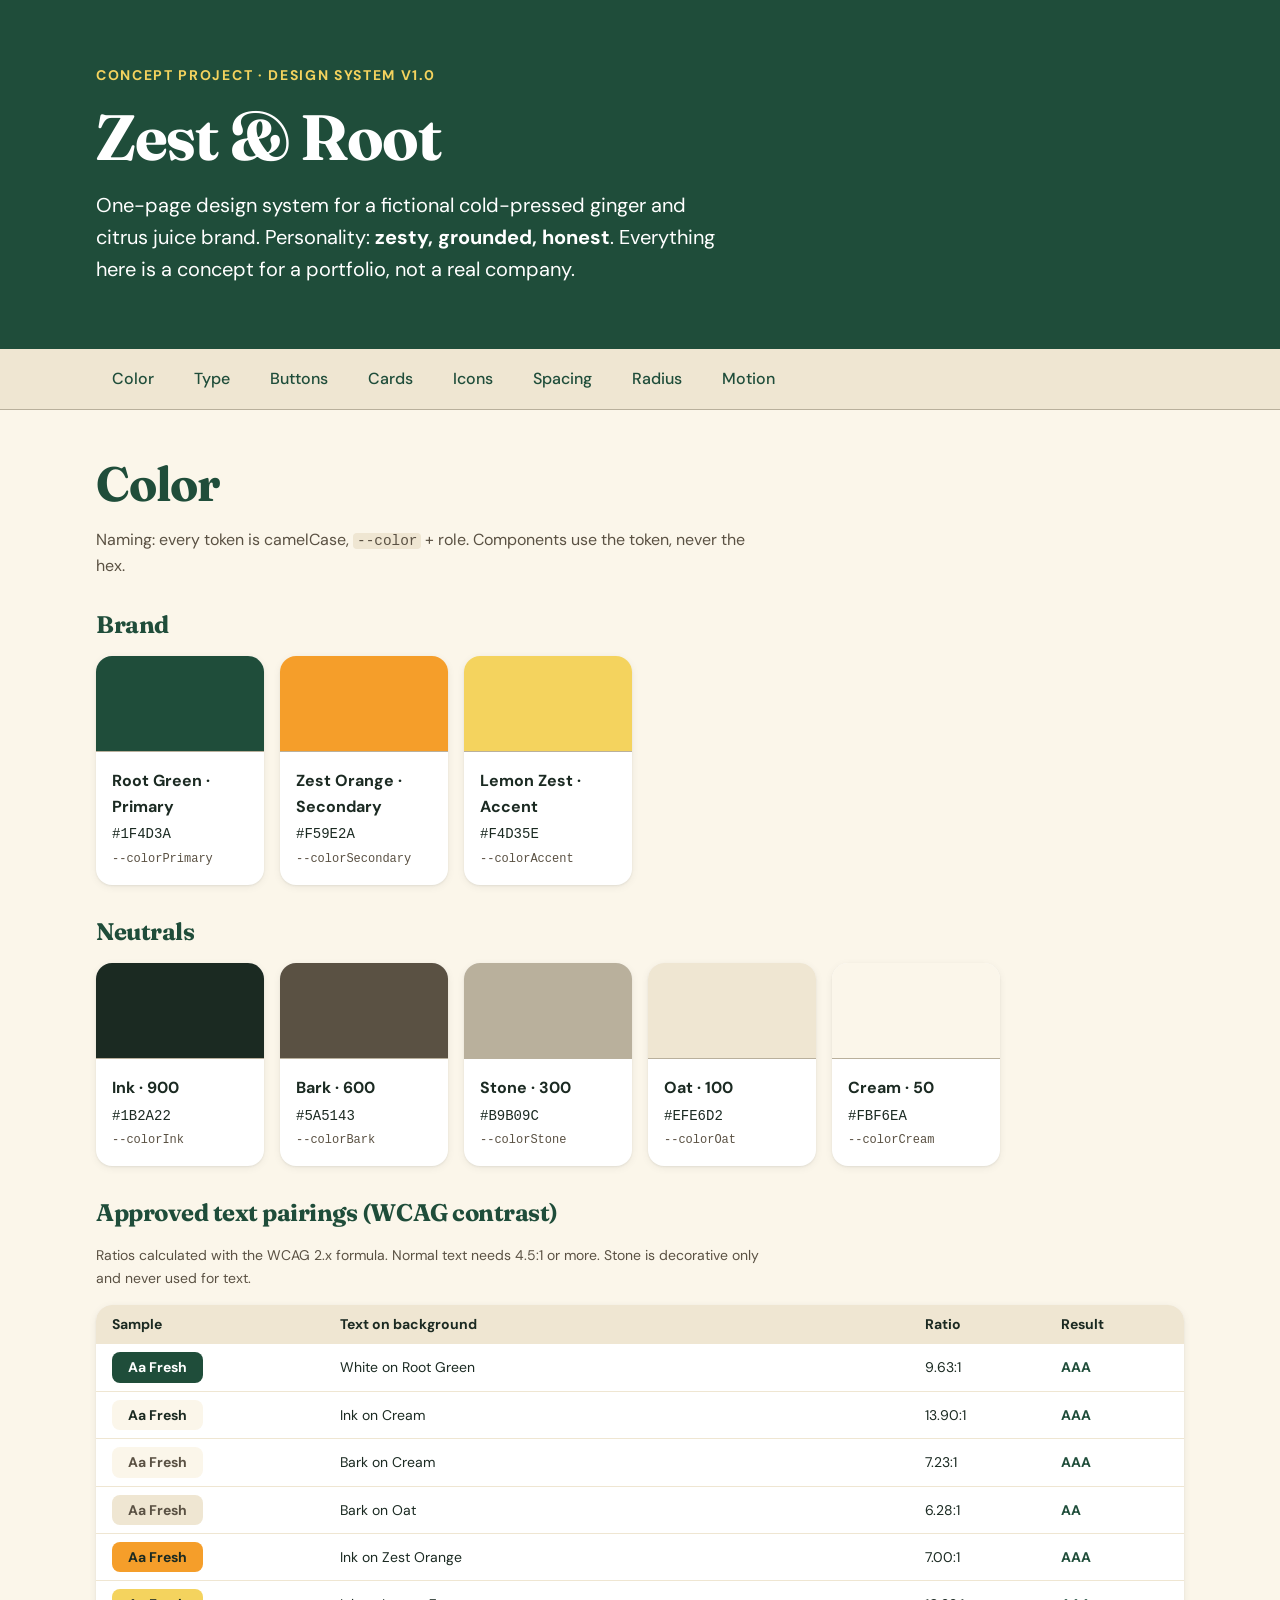
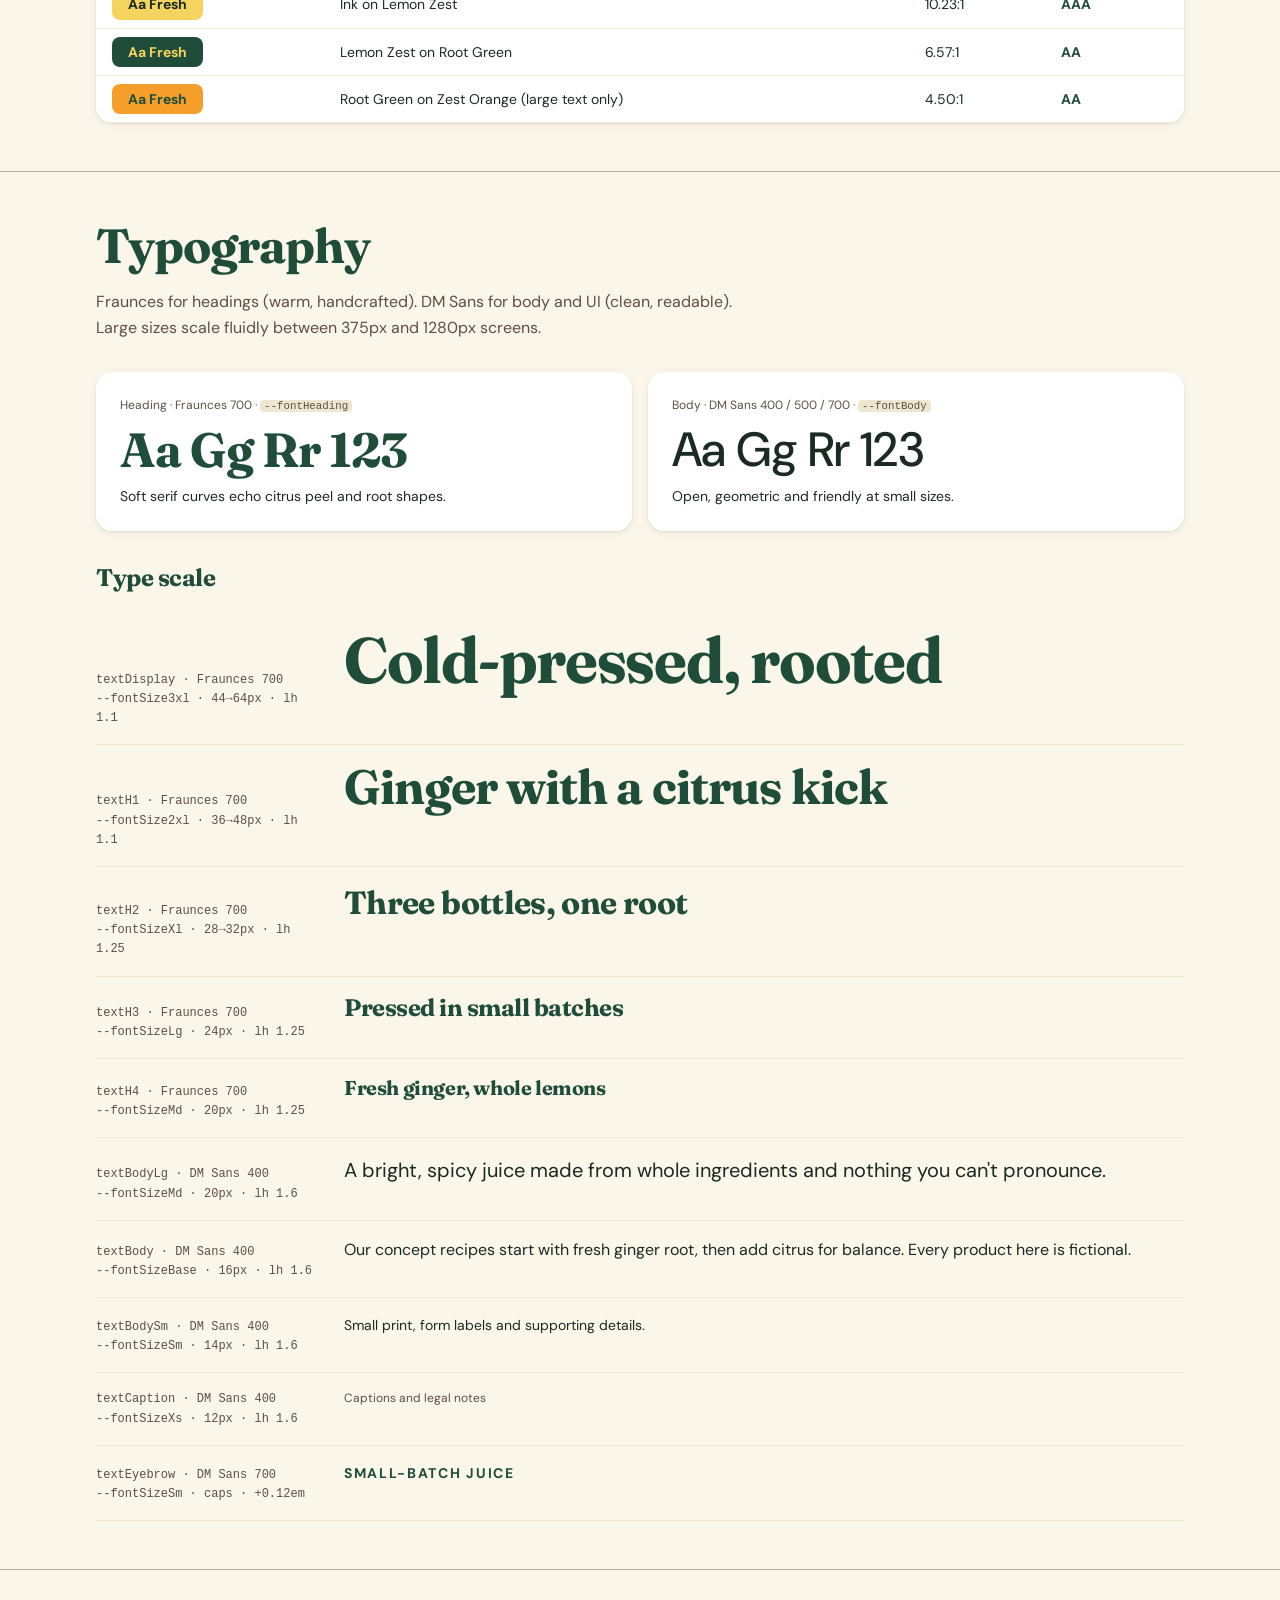
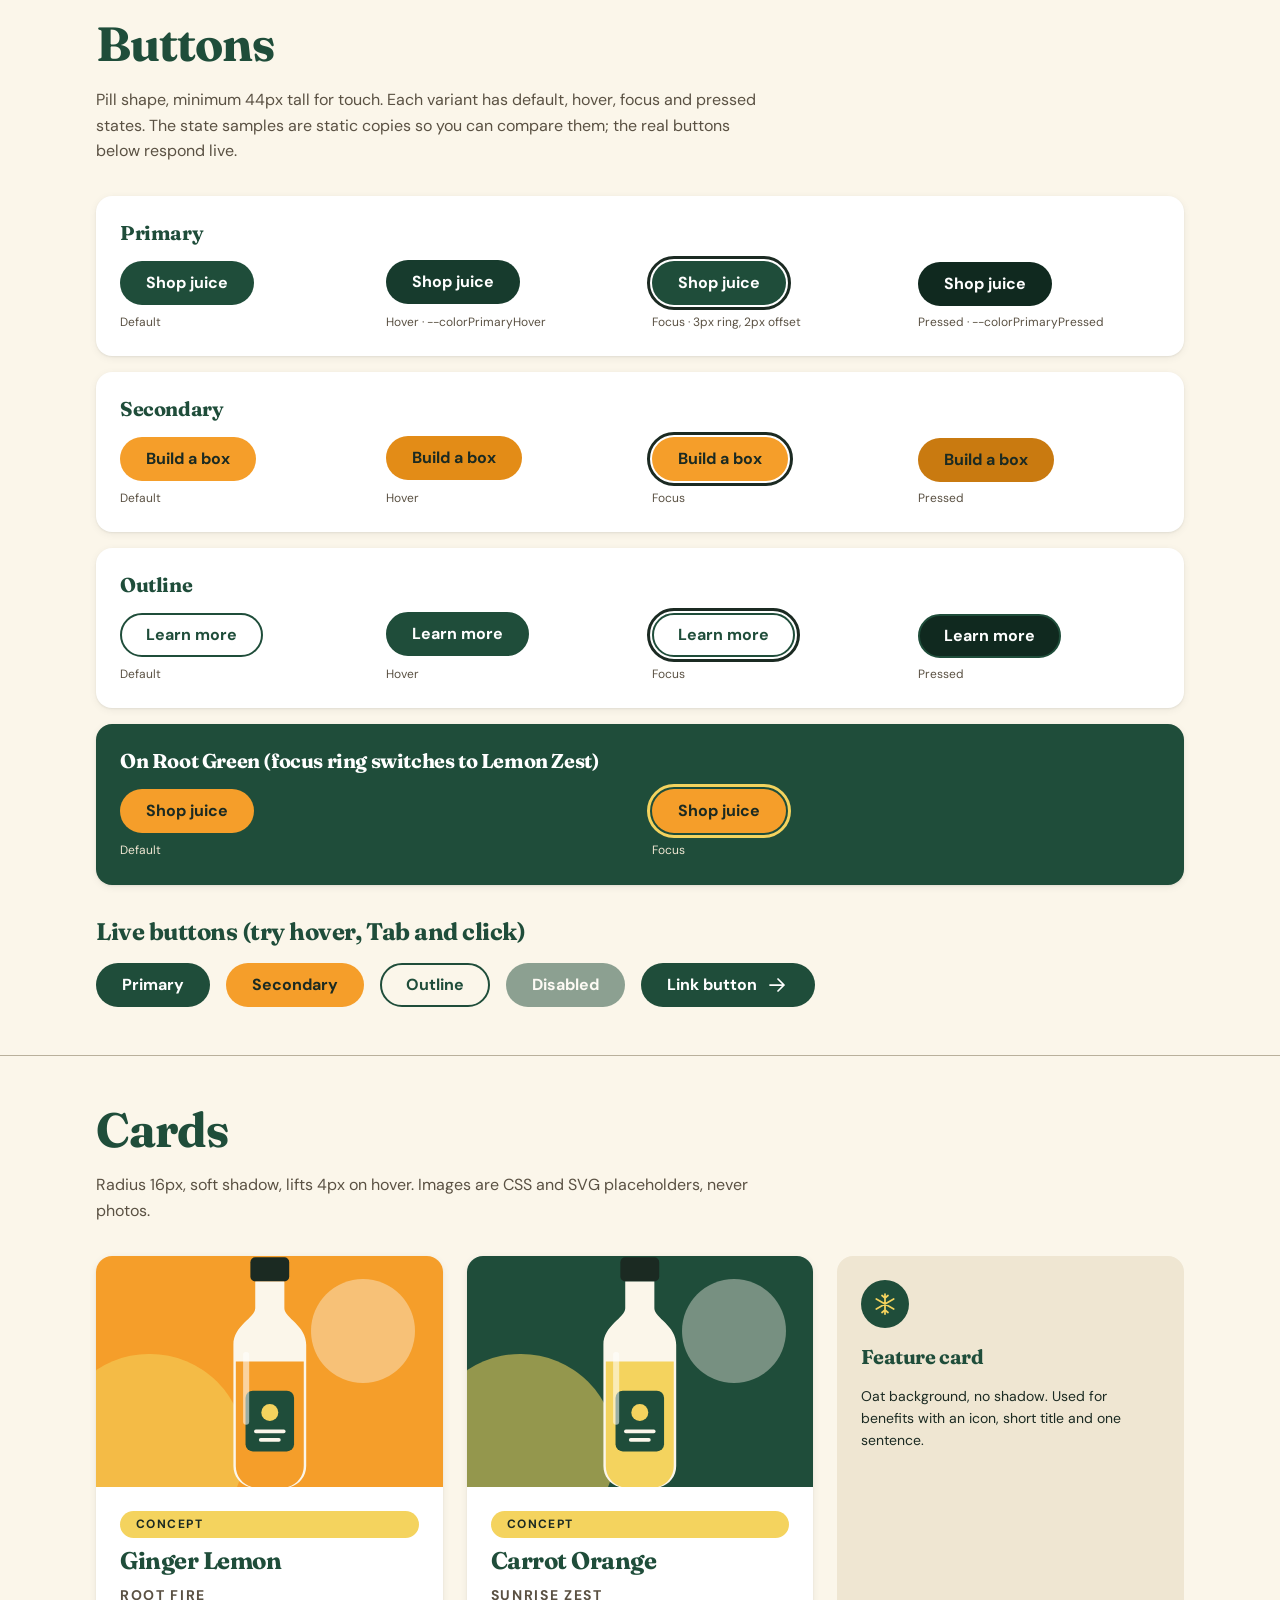
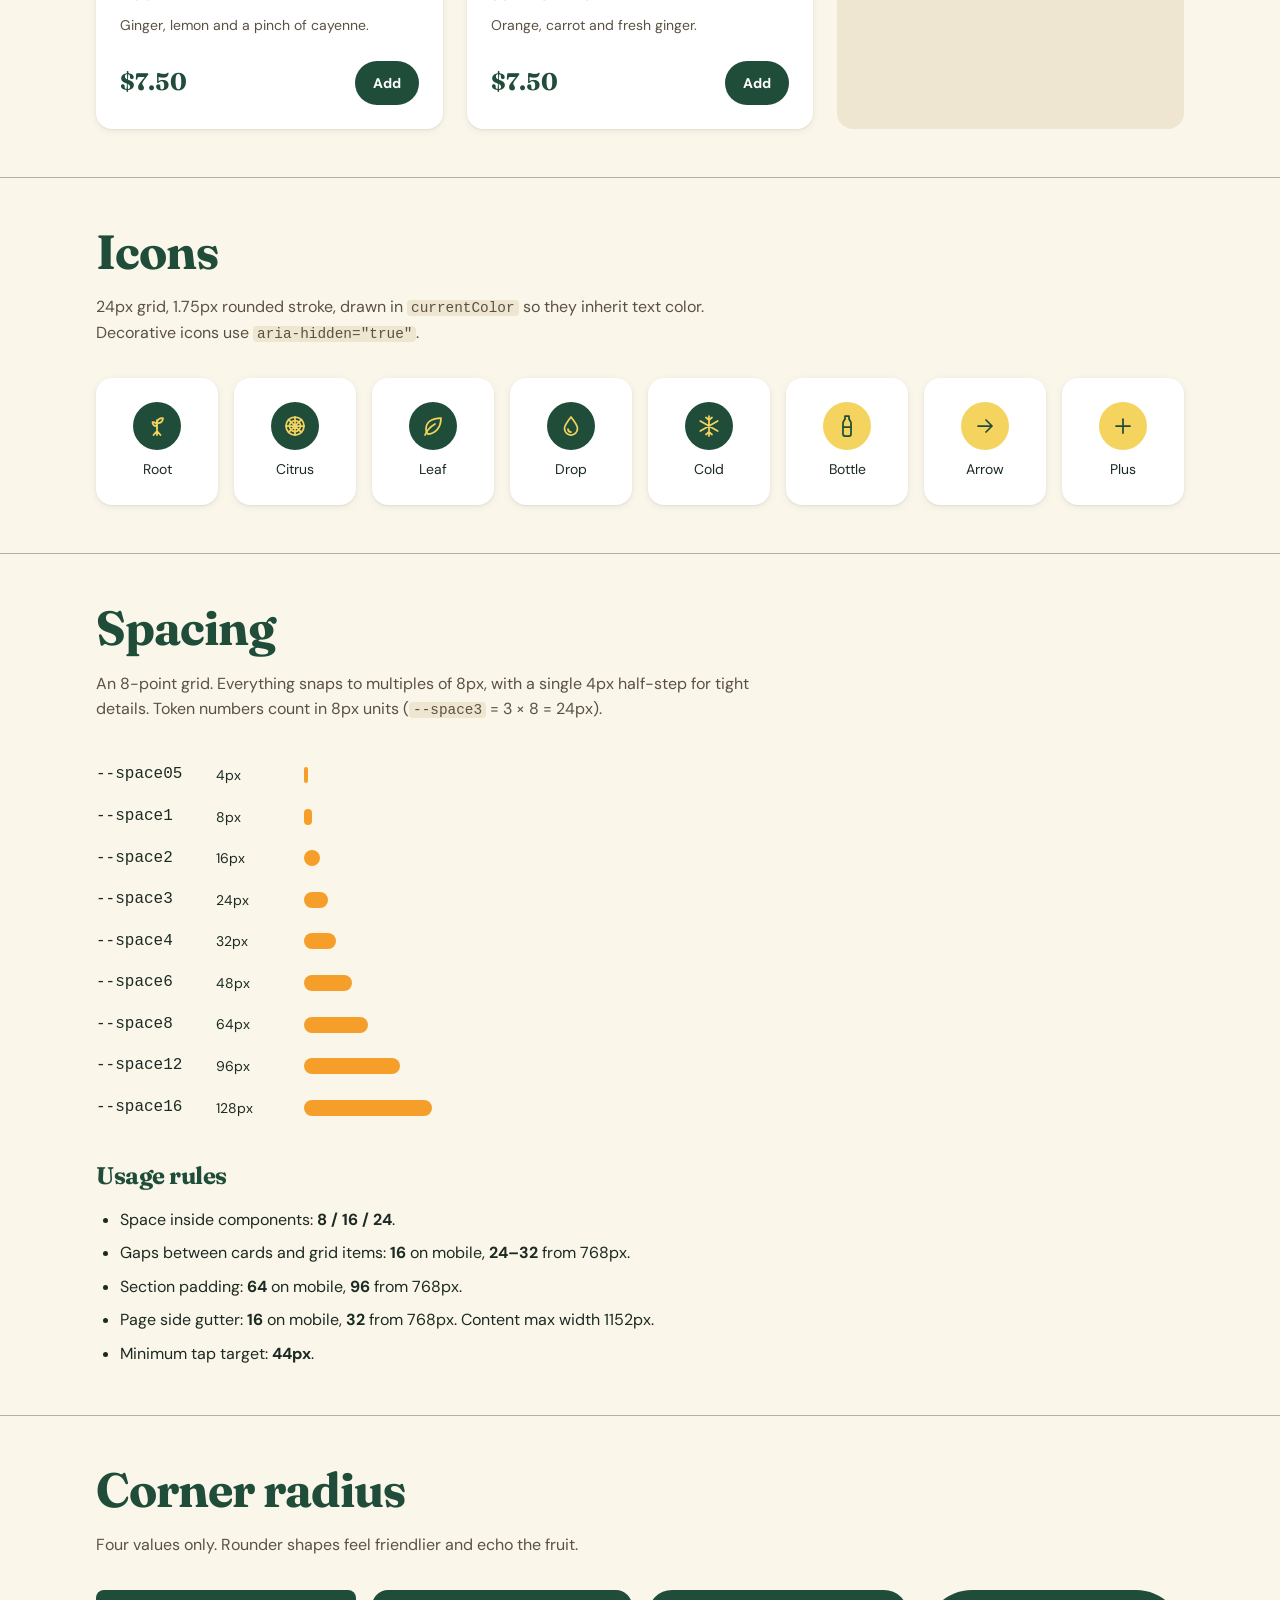
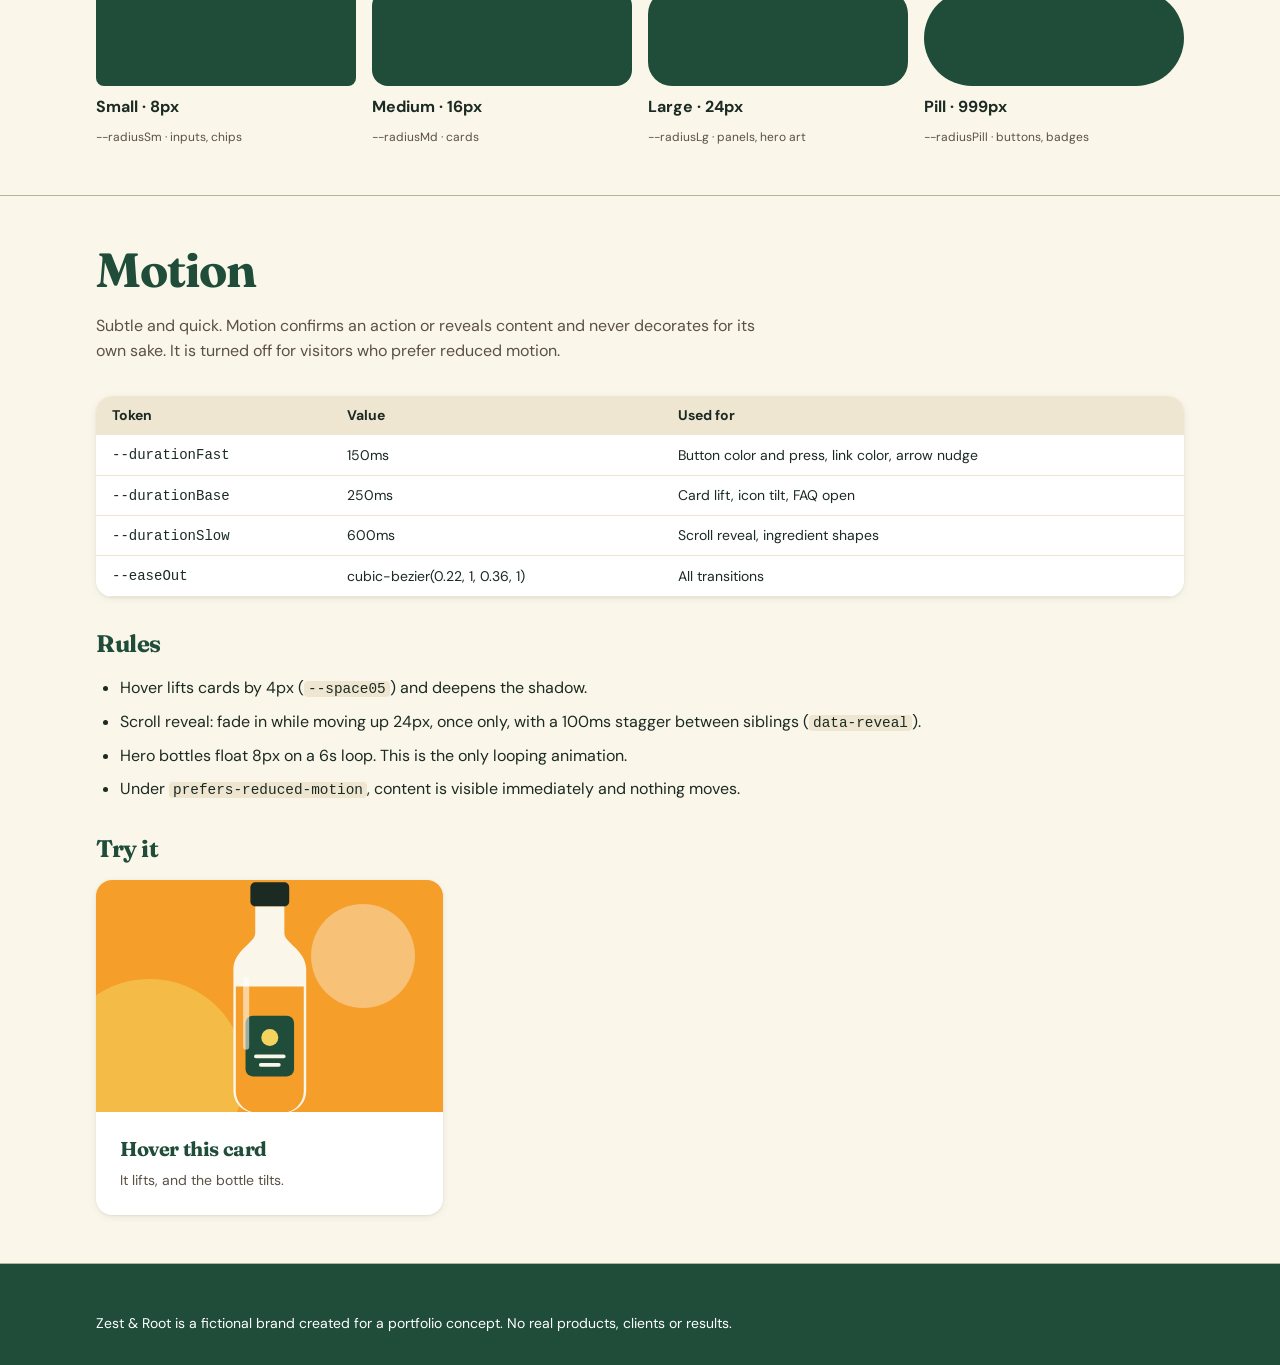
<file: design-system.html>
<!DOCTYPE html>
<html lang="en">
<head>
  <meta charset="utf-8">
  <meta name="viewport" content="width=device-width, initial-scale=1">
  <title>Zest &amp; Root — Design System (Concept)</title>
  <meta name="description" content="One-page design system for Zest &amp; Root, a fictional cold-pressed ginger and citrus juice brand. Concept project.">
  <link rel="preconnect" href="https://fonts.googleapis.com">
  <link rel="preconnect" href="https://fonts.gstatic.com" crossorigin>
  <link href="https://fonts.googleapis.com/css2?family=DM+Sans:wght@400;500;700&family=Fraunces:opsz,wght@9..144,600;9..144,700&display=swap" rel="stylesheet">
  <link rel="stylesheet" href="css/tokens.css">
  <link rel="stylesheet" href="css/base.css">
  <link rel="stylesheet" href="css/components.css">
  <link rel="stylesheet" href="css/motion.css">
  <link rel="stylesheet" href="css/designSystem.css">
</head>
<body>
  <a class="skipLink" href="#main">Skip to content</a>

  <!-- SVG icon sprite (inline so the page works when opened straight from disk) -->
  <svg width="0" height="0" style="position:absolute" aria-hidden="true" focusable="false">
    <symbol id="iconRoot" viewBox="0 0 24 24"><path d="M12 14V6"/><path d="M12 9c0-3 2-5 6-5 0 3.500-2.500 5.500-6 5Z"/><path d="M12 12c0-2.500-1.500-4-4.500-4 0 3 1.800 4.300 4.500 4Z"/><path d="M12 14v3M12 17l-3.500 4M12 17l3.500 4M12 17.500v3.500"/></symbol>
    <symbol id="iconCitrus" viewBox="0 0 24 24"><circle cx="12" cy="12" r="9"/><circle cx="12" cy="12" r="5.5"/><path d="M12 3v18M3 12h18M5.6 5.6l12.8 12.8M18.4 5.6 5.6 18.4"/></symbol>
    <symbol id="iconLeaf" viewBox="0 0 24 24"><path d="M20 4c-9 0-15 4-15 11 0 2 .6 3.800 1.600 5C13 20 20 15 20 4Z"/><path d="M4 21c2-5 5-8 10-11"/></symbol>
    <symbol id="iconDrop" viewBox="0 0 24 24"><path d="M12 3c4 5 6.500 8.200 6.500 11.500a6.500 6.500 0 0 1-13 0C5.500 11.200 8 8 12 3Z"/><path d="M9 15a3 3 0 0 0 3 3"/></symbol>
    <symbol id="iconSnow" viewBox="0 0 24 24"><path d="M12 2v20M3.300 7l17.400 10M3.300 17 20.700 7M9 3.500l3 2.500 3-2.500M9 20.500l3-2.500 3 2.500"/></symbol>
    <symbol id="iconBottle" viewBox="0 0 24 24"><path d="M10 2h4v3l1.500 2.500c.3.500.5 1 .5 1.600V20a2 2 0 0 1-2 2h-4a2 2 0 0 1-2-2V9.100c0-.6.200-1.100.5-1.600L10 5V2Z"/><path d="M8 13h8"/></symbol>
    <symbol id="iconArrow" viewBox="0 0 24 24"><path d="M5 12h14M13 6l6 6-6 6"/></symbol>
    <symbol id="iconPlus" viewBox="0 0 24 24"><path d="M12 5v14M5 12h14"/></symbol>
    <symbol id="iconMenu" viewBox="0 0 24 24"><path d="M4 7h16M4 12h16M4 17h16"/></symbol>
    <symbol id="iconClose" viewBox="0 0 24 24"><path d="M6 6l12 12M18 6 6 18"/></symbol>
    <symbol id="illBottle" viewBox="0 0 120 200">
      <rect class="bottleCap" x="44" y="6" width="32" height="20" rx="4"/>
      <path class="bottleBody" d="M48 26h24v22c0 8 18 14 18 30v100c0 10-8 18-18 18H48c-10 0-18-8-18-18V78c0-16 18-22 18-30V26Z"/>
      <path class="bottleLiquid" d="M32 92h56v86c0 10-8 18-18 18H50c-10 0-18-8-18-18V92Z"/>
      <rect class="bottleLabel" x="40" y="116" width="40" height="50" rx="6"/>
      <circle cx="60" cy="134" r="7" fill="#F4D35E"/>
      <rect x="47" y="148" width="26" height="3" rx="1.500" fill="#FBF6EA"/>
      <rect x="51" y="155" width="18" height="3" rx="1.500" fill="#FBF6EA"/>
      <rect class="bottleShine" x="38" y="84" width="5" height="60" rx="2.500"/>
    </symbol>
  </svg>

  <header class="dsHeader onDark">
    <div class="container stack" style="--stackGap: var(--space2)">
      <p class="textEyebrow">Concept project · Design system v1.0</p>
      <h1 class="textDisplay">Zest &amp; Root</h1>
      <p class="textBodyLg">One-page design system for a fictional cold-pressed ginger and citrus juice brand. Personality: <strong>zesty, grounded, honest</strong>. Everything here is a concept for a portfolio, not a real company.</p>
    </div>
  </header>

  <nav class="dsNav" aria-label="Design system sections">
    <div class="container">
      <ul role="list">
        <li><a href="#color">Color</a></li>
        <li><a href="#type">Type</a></li>
        <li><a href="#buttons">Buttons</a></li>
        <li><a href="#cards">Cards</a></li>
        <li><a href="#icons">Icons</a></li>
        <li><a href="#spacing">Spacing</a></li>
        <li><a href="#radius">Radius</a></li>
        <li><a href="#motion">Motion</a></li>
      </ul>
    </div>
  </nav>

  <main id="main">

    <!-- ========== COLOR ========== -->
    <section class="dsSection" id="color" aria-labelledby="colorTitle">
      <div class="container">
        <h2 class="textH1" id="colorTitle">Color</h2>
        <p class="textMuted">Naming: every token is camelCase, <span class="onPage">--color</span> + role. Components use the token, never the hex.</p>

        <h3 class="textH3 dsSubhead">Brand</h3>
        <div class="swatchGrid">
          <div class="swatch"><div class="swatchChip" style="--swatchColor: var(--colorPrimary)"></div><div class="swatchInfo"><p class="swatchName">Root Green · Primary</p><p class="swatchHex">#1F4D3A</p><p class="swatchVar">--colorPrimary</p></div></div>
          <div class="swatch"><div class="swatchChip" style="--swatchColor: var(--colorSecondary)"></div><div class="swatchInfo"><p class="swatchName">Zest Orange · Secondary</p><p class="swatchHex">#F59E2A</p><p class="swatchVar">--colorSecondary</p></div></div>
          <div class="swatch"><div class="swatchChip" style="--swatchColor: var(--colorAccent)"></div><div class="swatchInfo"><p class="swatchName">Lemon Zest · Accent</p><p class="swatchHex">#F4D35E</p><p class="swatchVar">--colorAccent</p></div></div>
        </div>

        <h3 class="textH3 dsSubhead">Neutrals</h3>
        <div class="swatchGrid">
          <div class="swatch"><div class="swatchChip" style="--swatchColor: var(--colorInk)"></div><div class="swatchInfo"><p class="swatchName">Ink · 900</p><p class="swatchHex">#1B2A22</p><p class="swatchVar">--colorInk</p></div></div>
          <div class="swatch"><div class="swatchChip" style="--swatchColor: var(--colorBark)"></div><div class="swatchInfo"><p class="swatchName">Bark · 600</p><p class="swatchHex">#5A5143</p><p class="swatchVar">--colorBark</p></div></div>
          <div class="swatch"><div class="swatchChip" style="--swatchColor: var(--colorStone)"></div><div class="swatchInfo"><p class="swatchName">Stone · 300</p><p class="swatchHex">#B9B09C</p><p class="swatchVar">--colorStone</p></div></div>
          <div class="swatch"><div class="swatchChip" style="--swatchColor: var(--colorOat)"></div><div class="swatchInfo"><p class="swatchName">Oat · 100</p><p class="swatchHex">#EFE6D2</p><p class="swatchVar">--colorOat</p></div></div>
          <div class="swatch"><div class="swatchChip" style="--swatchColor: var(--colorCream)"></div><div class="swatchInfo"><p class="swatchName">Cream · 50</p><p class="swatchHex">#FBF6EA</p><p class="swatchVar">--colorCream</p></div></div>
        </div>

        <h3 class="textH3 dsSubhead">Approved text pairings (WCAG contrast)</h3>
        <p class="textBodySm textMuted" style="margin-bottom: var(--space2)">Ratios calculated with the WCAG 2.x formula. Normal text needs 4.5:1 or more. Stone is decorative only and never used for text.</p>
        <div class="tableWrap">
          <table class="dsTable">
            <thead><tr><th scope="col">Sample</th><th scope="col">Text on background</th><th scope="col">Ratio</th><th scope="col">Result</th></tr></thead>
            <tbody>
              <tr><td><span class="pairSample" style="color: var(--colorTextOnPrimary); background: var(--colorPrimary)">Aa Fresh</span></td><td>White on Root Green</td><td>9.63:1</td><td class="pass">AAA</td></tr>
              <tr><td><span class="pairSample" style="color: var(--colorInk); background: var(--colorCream)">Aa Fresh</span></td><td>Ink on Cream</td><td>13.90:1</td><td class="pass">AAA</td></tr>
              <tr><td><span class="pairSample" style="color: var(--colorBark); background: var(--colorCream)">Aa Fresh</span></td><td>Bark on Cream</td><td>7.23:1</td><td class="pass">AAA</td></tr>
              <tr><td><span class="pairSample" style="color: var(--colorBark); background: var(--colorOat)">Aa Fresh</span></td><td>Bark on Oat</td><td>6.28:1</td><td class="pass">AA</td></tr>
              <tr><td><span class="pairSample" style="color: var(--colorInk); background: var(--colorSecondary)">Aa Fresh</span></td><td>Ink on Zest Orange</td><td>7.00:1</td><td class="pass">AAA</td></tr>
              <tr><td><span class="pairSample" style="color: var(--colorInk); background: var(--colorAccent)">Aa Fresh</span></td><td>Ink on Lemon Zest</td><td>10.23:1</td><td class="pass">AAA</td></tr>
              <tr><td><span class="pairSample" style="color: var(--colorAccent); background: var(--colorPrimary)">Aa Fresh</span></td><td>Lemon Zest on Root Green</td><td>6.57:1</td><td class="pass">AA</td></tr>
              <tr><td><span class="pairSample" style="color: var(--colorPrimary); background: var(--colorSecondary)">Aa Fresh</span></td><td>Root Green on Zest Orange (large text only)</td><td>4.50:1</td><td class="pass">AA</td></tr>
            </tbody>
          </table>
        </div>
      </div>
    </section>

    <!-- ========== TYPE ========== -->
    <section class="dsSection" id="type" aria-labelledby="typeTitle">
      <div class="container">
        <h2 class="textH1" id="typeTitle">Typography</h2>
        <p class="textMuted">Fraunces for headings (warm, handcrafted). DM Sans for body and UI (clean, readable). Large sizes scale fluidly between 375px and 1280px screens.</p>

        <div class="fontPair">
          <div class="fontCard">
            <p class="textCaption">Heading · Fraunces 700 · <span class="onPage">--fontHeading</span></p>
            <p class="glyphs textH1" aria-hidden="true">Aa Gg Rr 123</p>
            <p class="textBodySm">Soft serif curves echo citrus peel and root shapes.</p>
          </div>
          <div class="fontCard">
            <p class="textCaption">Body · DM Sans 400 / 500 / 700 · <span class="onPage">--fontBody</span></p>
            <p class="glyphs" style="font-family: var(--fontBody); font-weight: var(--fontWeightMedium)" aria-hidden="true">Aa Gg Rr 123</p>
            <p class="textBodySm">Open, geometric and friendly at small sizes.</p>
          </div>
        </div>

        <h3 class="textH3 dsSubhead">Type scale</h3>
        <div>
          <div class="typeRow"><p class="typeMeta">textDisplay · Fraunces 700<br>--fontSize3xl · 44→64px · lh 1.1</p><p class="textDisplay">Cold-pressed, rooted</p></div>
          <div class="typeRow"><p class="typeMeta">textH1 · Fraunces 700<br>--fontSize2xl · 36→48px · lh 1.1</p><p class="textH1">Ginger with a citrus kick</p></div>
          <div class="typeRow"><p class="typeMeta">textH2 · Fraunces 700<br>--fontSizeXl · 28→32px · lh 1.25</p><p class="textH2">Three bottles, one root</p></div>
          <div class="typeRow"><p class="typeMeta">textH3 · Fraunces 700<br>--fontSizeLg · 24px · lh 1.25</p><p class="textH3">Pressed in small batches</p></div>
          <div class="typeRow"><p class="typeMeta">textH4 · Fraunces 700<br>--fontSizeMd · 20px · lh 1.25</p><p class="textH4">Fresh ginger, whole lemons</p></div>
          <div class="typeRow"><p class="typeMeta">textBodyLg · DM Sans 400<br>--fontSizeMd · 20px · lh 1.6</p><p class="textBodyLg">A bright, spicy juice made from whole ingredients and nothing you can't pronounce.</p></div>
          <div class="typeRow"><p class="typeMeta">textBody · DM Sans 400<br>--fontSizeBase · 16px · lh 1.6</p><p class="textBody">Our concept recipes start with fresh ginger root, then add citrus for balance. Every product here is fictional.</p></div>
          <div class="typeRow"><p class="typeMeta">textBodySm · DM Sans 400<br>--fontSizeSm · 14px · lh 1.6</p><p class="textBodySm">Small print, form labels and supporting details.</p></div>
          <div class="typeRow"><p class="typeMeta">textCaption · DM Sans 400<br>--fontSizeXs · 12px · lh 1.6</p><p class="textCaption">Captions and legal notes</p></div>
          <div class="typeRow"><p class="typeMeta">textEyebrow · DM Sans 700<br>--fontSizeSm · caps · +0.12em</p><p class="textEyebrow">Small-batch juice</p></div>
        </div>
      </div>
    </section>

    <!-- ========== BUTTONS ========== -->
    <section class="dsSection" id="buttons" aria-labelledby="buttonsTitle">
      <div class="container">
        <h2 class="textH1" id="buttonsTitle">Buttons</h2>
        <p class="textMuted">Pill shape, minimum 44px tall for touch. Each variant has default, hover, focus and pressed states. The state samples are static copies so you can compare them; the real buttons below respond live.</p>

        <div class="stateRow">
          <h3 class="textH4 stateRowTitle">Primary</h3>
          <div class="stateGrid">
            <div class="stateCell"><button class="btn btnPrimary" type="button">Shop juice</button><span class="textCaption">Default</span></div>
            <div class="stateCell"><button class="btn btnPrimary isHover" type="button">Shop juice</button><span class="textCaption">Hover · --colorPrimaryHover</span></div>
            <div class="stateCell"><button class="btn btnPrimary isFocus" type="button">Shop juice</button><span class="textCaption">Focus · 3px ring, 2px offset</span></div>
            <div class="stateCell"><button class="btn btnPrimary isPressed" type="button">Shop juice</button><span class="textCaption">Pressed · --colorPrimaryPressed</span></div>
          </div>
        </div>

        <div class="stateRow">
          <h3 class="textH4 stateRowTitle">Secondary</h3>
          <div class="stateGrid">
            <div class="stateCell"><button class="btn btnSecondary" type="button">Build a box</button><span class="textCaption">Default</span></div>
            <div class="stateCell"><button class="btn btnSecondary isHover" type="button">Build a box</button><span class="textCaption">Hover</span></div>
            <div class="stateCell"><button class="btn btnSecondary isFocus" type="button">Build a box</button><span class="textCaption">Focus</span></div>
            <div class="stateCell"><button class="btn btnSecondary isPressed" type="button">Build a box</button><span class="textCaption">Pressed</span></div>
          </div>
        </div>

        <div class="stateRow">
          <h3 class="textH4 stateRowTitle">Outline</h3>
          <div class="stateGrid">
            <div class="stateCell"><button class="btn btnOutline" type="button">Learn more</button><span class="textCaption">Default</span></div>
            <div class="stateCell"><button class="btn btnOutline isHover" type="button">Learn more</button><span class="textCaption">Hover</span></div>
            <div class="stateCell"><button class="btn btnOutline isFocus" type="button">Learn more</button><span class="textCaption">Focus</span></div>
            <div class="stateCell"><button class="btn btnOutline isPressed" type="button">Learn more</button><span class="textCaption">Pressed</span></div>
          </div>
        </div>

        <div class="stateRow onDark">
          <h3 class="textH4 stateRowTitle" style="color: var(--colorTextOnPrimary)">On Root Green (focus ring switches to Lemon Zest)</h3>
          <div class="stateGrid">
            <div class="stateCell"><button class="btn btnSecondary" type="button">Shop juice</button><span class="textCaption">Default</span></div>
            <div class="stateCell"><button class="btn btnSecondary isFocus" type="button">Shop juice</button><span class="textCaption">Focus</span></div>
          </div>
        </div>

        <h3 class="textH3 dsSubhead">Live buttons (try hover, Tab and click)</h3>
        <div style="display:flex; flex-wrap:wrap; gap: var(--space2)">
          <button class="btn btnPrimary" type="button">Primary</button>
          <button class="btn btnSecondary" type="button">Secondary</button>
          <button class="btn btnOutline" type="button">Outline</button>
          <button class="btn btnPrimary" type="button" disabled>Disabled</button>
          <a class="btn btnPrimary" href="#buttons">Link button <svg class="icon" aria-hidden="true"><use href="#iconArrow"/></svg></a>
        </div>
      </div>
    </section>

    <!-- ========== CARDS ========== -->
    <section class="dsSection" id="cards" aria-labelledby="cardsTitle">
      <div class="container">
        <h2 class="textH1" id="cardsTitle">Cards</h2>
        <p class="textMuted">Radius 16px, soft shadow, lifts 4px on hover. Images are CSS and SVG placeholders, never photos.</p>

        <div class="demoGrid cols3">
          <article class="card">
            <div class="imgPlaceholder" aria-hidden="true">
              <svg viewBox="0 0 120 200" style="--bottleLiquid: var(--colorSecondary)"><use href="#illBottle"/></svg>
            </div>
            <div class="cardBody">
              <span class="badge">Concept</span>
              <h3 class="textH3">Ginger Lemon</h3>
              <p class="cardNickname">Root Fire</p>
              <p class="textBodySm textMuted">Ginger, lemon and a pinch of cayenne.</p>
              <div class="cardFooter"><span class="cardPrice">$7.50</span><button class="btn btnPrimary btnSm" type="button">Add</button></div>
            </div>
          </article>

          <article class="card">
            <div class="imgPlaceholder imgGreen" aria-hidden="true">
              <svg viewBox="0 0 120 200" style="--bottleLiquid: var(--colorAccent)"><use href="#illBottle"/></svg>
            </div>
            <div class="cardBody">
              <span class="badge">Concept</span>
              <h3 class="textH3">Carrot Orange</h3>
              <p class="cardNickname">Sunrise Zest</p>
              <p class="textBodySm textMuted">Orange, carrot and fresh ginger.</p>
              <div class="cardFooter"><span class="cardPrice">$7.50</span><button class="btn btnPrimary btnSm" type="button">Add</button></div>
            </div>
          </article>

          <article class="cardFeature">
            <span class="iconWrap" aria-hidden="true"><svg class="icon"><use href="#iconSnow"/></svg></span>
            <h3 class="textH4">Feature card</h3>
            <p class="textBodySm">Oat background, no shadow. Used for benefits with an icon, short title and one sentence.</p>
          </article>
        </div>
      </div>
    </section>

    <!-- ========== ICONS ========== -->
    <section class="dsSection" id="icons" aria-labelledby="iconsTitle">
      <div class="container">
        <h2 class="textH1" id="iconsTitle">Icons</h2>
        <p class="textMuted">24px grid, 1.75px rounded stroke, drawn in <span class="onPage">currentColor</span> so they inherit text color. Decorative icons use <span class="onPage">aria-hidden="true"</span>.</p>
        <div class="iconRowDemo">
          <div class="iconCell"><span class="iconWrap"><svg class="icon" aria-hidden="true"><use href="#iconRoot"/></svg></span><span class="textBodySm">Root</span></div>
          <div class="iconCell"><span class="iconWrap"><svg class="icon" aria-hidden="true"><use href="#iconCitrus"/></svg></span><span class="textBodySm">Citrus</span></div>
          <div class="iconCell"><span class="iconWrap"><svg class="icon" aria-hidden="true"><use href="#iconLeaf"/></svg></span><span class="textBodySm">Leaf</span></div>
          <div class="iconCell"><span class="iconWrap"><svg class="icon" aria-hidden="true"><use href="#iconDrop"/></svg></span><span class="textBodySm">Drop</span></div>
          <div class="iconCell"><span class="iconWrap"><svg class="icon" aria-hidden="true"><use href="#iconSnow"/></svg></span><span class="textBodySm">Cold</span></div>
          <div class="iconCell"><span class="iconWrap iconWrapSoft"><svg class="icon" aria-hidden="true"><use href="#iconBottle"/></svg></span><span class="textBodySm">Bottle</span></div>
          <div class="iconCell"><span class="iconWrap iconWrapSoft"><svg class="icon" aria-hidden="true"><use href="#iconArrow"/></svg></span><span class="textBodySm">Arrow</span></div>
          <div class="iconCell"><span class="iconWrap iconWrapSoft"><svg class="icon" aria-hidden="true"><use href="#iconPlus"/></svg></span><span class="textBodySm">Plus</span></div>
        </div>
      </div>
    </section>

    <!-- ========== SPACING ========== -->
    <section class="dsSection" id="spacing" aria-labelledby="spacingTitle">
      <div class="container">
        <h2 class="textH1" id="spacingTitle">Spacing</h2>
        <p class="textMuted">An 8-point grid. Everything snaps to multiples of 8px, with a single 4px half-step for tight details. Token numbers count in 8px units (<span class="onPage">--space3</span> = 3 × 8 = 24px).</p>
        <div>
          <div class="spaceRow"><code>--space05</code><span class="textBodySm">4px</span><div class="spaceBar" style="--barSize: var(--space05)"></div></div>
          <div class="spaceRow"><code>--space1</code><span class="textBodySm">8px</span><div class="spaceBar" style="--barSize: var(--space1)"></div></div>
          <div class="spaceRow"><code>--space2</code><span class="textBodySm">16px</span><div class="spaceBar" style="--barSize: var(--space2)"></div></div>
          <div class="spaceRow"><code>--space3</code><span class="textBodySm">24px</span><div class="spaceBar" style="--barSize: var(--space3)"></div></div>
          <div class="spaceRow"><code>--space4</code><span class="textBodySm">32px</span><div class="spaceBar" style="--barSize: var(--space4)"></div></div>
          <div class="spaceRow"><code>--space6</code><span class="textBodySm">48px</span><div class="spaceBar" style="--barSize: var(--space6)"></div></div>
          <div class="spaceRow"><code>--space8</code><span class="textBodySm">64px</span><div class="spaceBar" style="--barSize: var(--space8)"></div></div>
          <div class="spaceRow"><code>--space12</code><span class="textBodySm">96px</span><div class="spaceBar" style="--barSize: var(--space12)"></div></div>
          <div class="spaceRow"><code>--space16</code><span class="textBodySm">128px</span><div class="spaceBar" style="--barSize: var(--space16)"></div></div>
        </div>

        <h3 class="textH3 dsSubhead">Usage rules</h3>
        <ul class="ruleList">
          <li>Space inside components: <strong>8 / 16 / 24</strong>.</li>
          <li>Gaps between cards and grid items: <strong>16</strong> on mobile, <strong>24–32</strong> from 768px.</li>
          <li>Section padding: <strong>64</strong> on mobile, <strong>96</strong> from 768px.</li>
          <li>Page side gutter: <strong>16</strong> on mobile, <strong>32</strong> from 768px. Content max width 1152px.</li>
          <li>Minimum tap target: <strong>44px</strong>.</li>
        </ul>
      </div>
    </section>

    <!-- ========== RADIUS ========== -->
    <section class="dsSection" id="radius" aria-labelledby="radiusTitle">
      <div class="container">
        <h2 class="textH1" id="radiusTitle">Corner radius</h2>
        <p class="textMuted">Four values only. Rounder shapes feel friendlier and echo the fruit.</p>
        <div class="radiusGrid">
          <div class="radiusCell"><div class="radiusBox" style="--radiusValue: var(--radiusSm)"></div><strong>Small · 8px</strong><span class="textCaption">--radiusSm · inputs, chips</span></div>
          <div class="radiusCell"><div class="radiusBox" style="--radiusValue: var(--radiusMd)"></div><strong>Medium · 16px</strong><span class="textCaption">--radiusMd · cards</span></div>
          <div class="radiusCell"><div class="radiusBox" style="--radiusValue: var(--radiusLg)"></div><strong>Large · 24px</strong><span class="textCaption">--radiusLg · panels, hero art</span></div>
          <div class="radiusCell"><div class="radiusBox" style="--radiusValue: var(--radiusPill)"></div><strong>Pill · 999px</strong><span class="textCaption">--radiusPill · buttons, badges</span></div>
        </div>
      </div>
    </section>

    <!-- ========== MOTION ========== -->
    <section class="dsSection" id="motion" aria-labelledby="motionTitle">
      <div class="container">
        <h2 class="textH1" id="motionTitle">Motion</h2>
        <p class="textMuted">Subtle and quick. Motion confirms an action or reveals content and never decorates for its own sake. It is turned off for visitors who prefer reduced motion.</p>
        <div class="tableWrap">
          <table class="dsTable">
            <thead><tr><th scope="col">Token</th><th scope="col">Value</th><th scope="col">Used for</th></tr></thead>
            <tbody>
              <tr><td><code>--durationFast</code></td><td>150ms</td><td>Button color and press, link color, arrow nudge</td></tr>
              <tr><td><code>--durationBase</code></td><td>250ms</td><td>Card lift, icon tilt, FAQ open</td></tr>
              <tr><td><code>--durationSlow</code></td><td>600ms</td><td>Scroll reveal, ingredient shapes</td></tr>
              <tr><td><code>--easeOut</code></td><td>cubic-bezier(0.22, 1, 0.36, 1)</td><td>All transitions</td></tr>
            </tbody>
          </table>
        </div>
        <h3 class="textH3 dsSubhead">Rules</h3>
        <ul class="ruleList">
          <li>Hover lifts cards by 4px (<span class="onPage">--space05</span>) and deepens the shadow.</li>
          <li>Scroll reveal: fade in while moving up 24px, once only, with a 100ms stagger between siblings (<span class="onPage">data-reveal</span>).</li>
          <li>Hero bottles float 8px on a 6s loop. This is the only looping animation.</li>
          <li>Under <span class="onPage">prefers-reduced-motion</span>, content is visible immediately and nothing moves.</li>
        </ul>
        <h3 class="textH3 dsSubhead">Try it</h3>
        <div class="demoGrid cols3">
          <article class="card"><div class="imgPlaceholder" aria-hidden="true"><svg viewBox="0 0 120 200" style="--bottleLiquid: var(--colorSecondary)"><use href="#illBottle"/></svg></div><div class="cardBody"><h3 class="textH4">Hover this card</h3><p class="textBodySm textMuted">It lifts, and the bottle tilts.</p></div></article>
        </div>
      </div>
    </section>
  </main>

  <footer class="dsFooter onDark">
    <div class="container">
      <p class="textBodySm">Zest &amp; Root is a fictional brand created for a portfolio concept. No real products, clients or results.</p>
    </div>
  </footer>
</body>
</html>
</file>
<file: css/tokens.css>
/* ==========================================================
   Zest & Root — design tokens (camelCase naming)
   Every color, font size, spacing and radius value lives here.
   Concept project. Not a real brand.
   ========================================================== */

:root {
  /* ---------- Color: brand ---------- */
  --colorPrimary: #1f4d3a;          /* Root Green */
  --colorPrimaryHover: #173b2d;
  --colorPrimaryPressed: #10291f;
  --colorSecondary: #f59e2a;        /* Zest Orange */
  --colorSecondaryHover: #e38c17;
  --colorSecondaryPressed: #c97a10;
  --colorAccent: #f4d35e;           /* Lemon Zest */

  /* ---------- Color: neutrals ---------- */
  --colorInk: #1b2a22;              /* Neutral 900 — body text */
  --colorBark: #5a5143;             /* Neutral 600 — secondary text */
  --colorStone: #b9b09c;            /* Neutral 300 — decorative borders only (2:1 on cream, never for text) */
  --colorOat: #efe6d2;              /* Neutral 100 — cards, sections */
  --colorCream: #fbf6ea;            /* Neutral 50  — page background */
  --colorWhite: #ffffff;

  /* ---------- Color: roles (use these in components) ---------- */
  --colorBackground: var(--colorCream);
  --colorSurface: var(--colorWhite);
  --colorSurfaceAlt: var(--colorOat);
  --colorText: var(--colorInk);
  --colorTextMuted: var(--colorBark);
  --colorTextOnPrimary: var(--colorWhite);
  --colorTextOnSecondary: var(--colorInk);
  --colorBorder: var(--colorStone);
  --colorFocus: var(--colorInk);           /* focus ring on light surfaces */
  --colorFocusOnDark: var(--colorAccent);  /* focus ring on Root Green */

  /* ---------- Typography ---------- */
  --fontHeading: "Fraunces", Georgia, "Times New Roman", serif;
  --fontBody: "DM Sans", system-ui, -apple-system, "Segoe UI", Roboto, sans-serif;

  --fontWeightRegular: 400;
  --fontWeightMedium: 500;
  --fontWeightBold: 700;

  /* Type scale: 12 / 14 / 16 / 20 / 24 / 32 / 48 / 64 (large sizes are fluid) */
  --fontSizeXs: 0.75rem;                                   /* 12 */
  --fontSizeSm: 0.875rem;                                  /* 14 */
  --fontSizeBase: 1rem;                                    /* 16 */
  --fontSizeMd: 1.25rem;                                   /* 20 */
  --fontSizeLg: 1.5rem;                                    /* 24 */
  --fontSizeXl: clamp(1.75rem, 1.5rem + 1.2vw, 2rem);      /* 28 → 32 */
  --fontSize2xl: clamp(2.25rem, 1.8rem + 2vw, 3rem);       /* 36 → 48 */
  --fontSize3xl: clamp(2.75rem, 2rem + 3.5vw, 4rem);       /* 44 → 64 */

  --lineHeightTight: 1.1;
  --lineHeightSnug: 1.25;
  --lineHeightBody: 1.6;

  --letterSpacingTight: -0.02em;
  --letterSpacingWide: 0.12em;

  /* ---------- Spacing: 8-point grid (4 is the only half-step) ---------- */
  --space05: 0.25rem;   /* 4   */
  --space1: 0.5rem;     /* 8   */
  --space2: 1rem;       /* 16  */
  --space3: 1.5rem;     /* 24  */
  --space4: 2rem;       /* 32  */
  --space6: 3rem;       /* 48  */
  --space8: 4rem;       /* 64  */
  --space12: 6rem;      /* 96  */
  --space16: 8rem;      /* 128 */

  /* ---------- Corner radius ---------- */
  --radiusSm: 0.5rem;   /* 8   inputs, small chips */
  --radiusMd: 1rem;     /* 16  cards */
  --radiusLg: 1.5rem;   /* 24  large panels, hero art */
  --radiusPill: 999px;  /*     buttons, badges */

  /* ---------- Elevation ---------- */
  --shadowSm: 0 1px 2px rgb(27 42 34 / 0.08), 0 2px 8px rgb(27 42 34 / 0.06);
  --shadowMd: 0 4px 12px rgb(27 42 34 / 0.10), 0 12px 32px rgb(27 42 34 / 0.08);

  /* ---------- Motion ---------- */
  --durationFast: 150ms;
  --durationBase: 250ms;
  --durationSlow: 600ms;
  --easeOut: cubic-bezier(0.22, 1, 0.36, 1);

  /* ---------- Layout ---------- */
  --containerMax: 72rem;      /* 1152 */
  --containerPadding: var(--space2);
  --tapTargetMin: 2.75rem;    /* 44px minimum touch target */
  --focusRingWidth: 3px;
  --focusRingOffset: 2px;
}

@media (min-width: 768px) {
  :root { --containerPadding: var(--space4); }
}
</file>
<file: css/base.css>
/* ==========================================================
   Zest & Root — base styles: reset, typography, layout helpers
   Uses tokens.css only. No hard-coded colors or sizes.
   ========================================================== */

*, *::before, *::after { box-sizing: border-box; }

html { -webkit-text-size-adjust: 100%; scroll-behavior: smooth; }

body {
  margin: 0;
  background: var(--colorBackground);
  color: var(--colorText);
  font-family: var(--fontBody);
  font-size: var(--fontSizeBase);
  line-height: var(--lineHeightBody);
  -webkit-font-smoothing: antialiased;
}

img, svg { display: block; max-width: 100%; }
button, input { font: inherit; color: inherit; }
ul[role="list"], ol[role="list"] { list-style: none; margin: 0; padding: 0; }

/* ---------- Focus: visible on every interactive element ---------- */
:focus-visible {
  outline: var(--focusRingWidth) solid var(--colorFocus);
  outline-offset: var(--focusRingOffset);
}
.onDark :focus-visible { outline-color: var(--colorFocusOnDark); }

/* ---------- Skip link ---------- */
.skipLink {
  position: absolute;
  left: var(--space2);
  top: var(--space2);
  padding: var(--space1) var(--space2);
  background: var(--colorPrimary);
  color: var(--colorTextOnPrimary);
  border-radius: var(--radiusSm);
  transform: translateY(-200%);
  z-index: 100;
}
.skipLink:focus { transform: none; }

/* ---------- Type styles ---------- */
.textDisplay, .textH1, .textH2, .textH3, .textH4 {
  font-family: var(--fontHeading);
  color: var(--colorPrimary);
  margin: 0;
  letter-spacing: var(--letterSpacingTight);
  font-weight: var(--fontWeightBold);
}
.textDisplay { font-size: var(--fontSize3xl); line-height: var(--lineHeightTight); }
.textH1 { font-size: var(--fontSize2xl); line-height: var(--lineHeightTight); }
.textH2 { font-size: var(--fontSizeXl); line-height: var(--lineHeightSnug); }
.textH3 { font-size: var(--fontSizeLg); line-height: var(--lineHeightSnug); }
.textH4 { font-size: var(--fontSizeMd); line-height: var(--lineHeightSnug); }

.textBodyLg { font-size: var(--fontSizeMd); line-height: var(--lineHeightBody); margin: 0; }
.textBody { font-size: var(--fontSizeBase); line-height: var(--lineHeightBody); margin: 0; }
.textBodySm { font-size: var(--fontSizeSm); line-height: var(--lineHeightBody); margin: 0; }
.textCaption { font-size: var(--fontSizeXs); line-height: var(--lineHeightBody); margin: 0; color: var(--colorTextMuted); }
.textMuted { color: var(--colorTextMuted); }

.textEyebrow {
  font-family: var(--fontBody);
  font-size: var(--fontSizeSm);
  font-weight: var(--fontWeightBold);
  text-transform: uppercase;
  letter-spacing: var(--letterSpacingWide);
  color: var(--colorPrimary);
  margin: 0;
}

/* ---------- Layout helpers ---------- */
.container {
  width: 100%;
  max-width: var(--containerMax);
  margin-inline: auto;
  padding-inline: var(--containerPadding);
}
.section { padding-block: var(--space8); }
@media (min-width: 768px) { .section { padding-block: var(--space12); } }

.stack > * + * { margin-top: var(--stackGap, var(--space2)); }
.srOnly {
  position: absolute; width: 1px; height: 1px; margin: -1px; padding: 0;
  overflow: hidden; clip: rect(0 0 0 0); white-space: nowrap; border: 0;
}

@media (prefers-reduced-motion: reduce) {
  html { scroll-behavior: auto; }
  *, *::before, *::after {
    animation-duration: 0.01ms !important;
    transition-duration: 0.01ms !important;
  }
}

/* ---------- Headings on Root Green ---------- */
.onDark .textDisplay, .onDark .textH1, .onDark .textH2,
.onDark .textH3, .onDark .textH4 { color: var(--colorTextOnPrimary); }
.onDark .textEyebrow { color: var(--colorAccent); }
</file>
<file: css/components.css>
/* ==========================================================
   Zest & Root — components
   Buttons, cards, badges, icons, image placeholders.
   The .isHover / .isFocus / .isPressed classes mirror the real
   pseudo-states so the design system page can show them side by side.
   ========================================================== */

/* ---------- Buttons ---------- */
.btn {
  display: inline-flex;
  align-items: center;
  justify-content: center;
  gap: var(--space1);
  min-height: var(--tapTargetMin);
  padding: var(--space1) var(--space3);
  border: 2px solid transparent;
  border-radius: var(--radiusPill);
  font-family: var(--fontBody);
  font-size: var(--fontSizeBase);
  font-weight: var(--fontWeightBold);
  line-height: 1;
  text-decoration: none;
  cursor: pointer;
  transition:
    background-color var(--durationFast) var(--easeOut),
    color var(--durationFast) var(--easeOut),
    border-color var(--durationFast) var(--easeOut),
    transform var(--durationFast) var(--easeOut);
}

.btnPrimary { background: var(--colorPrimary); color: var(--colorTextOnPrimary); }
.btnPrimary:hover, .btnPrimary.isHover { background: var(--colorPrimaryHover); transform: translateY(-1px); }
.btnPrimary:active, .btnPrimary.isPressed { background: var(--colorPrimaryPressed); transform: translateY(1px); }

.btnSecondary { background: var(--colorSecondary); color: var(--colorTextOnSecondary); }
.btnSecondary:hover, .btnSecondary.isHover { background: var(--colorSecondaryHover); transform: translateY(-1px); }
.btnSecondary:active, .btnSecondary.isPressed { background: var(--colorSecondaryPressed); transform: translateY(1px); }

.btnOutline { background: transparent; color: var(--colorPrimary); border-color: var(--colorPrimary); }
.btnOutline:hover, .btnOutline.isHover { background: var(--colorPrimary); color: var(--colorTextOnPrimary); transform: translateY(-1px); }
.btnOutline:active, .btnOutline.isPressed { background: var(--colorPrimaryPressed); color: var(--colorTextOnPrimary); transform: translateY(1px); }

/* Static focus preview (real focus uses :focus-visible from base.css) */
.btn.isFocus { outline: var(--focusRingWidth) solid var(--colorFocus); outline-offset: var(--focusRingOffset); }
.onDark .btn.isFocus { outline-color: var(--colorFocusOnDark); }

.btn[disabled], .btn.isDisabled { opacity: 0.5; cursor: not-allowed; transform: none; }
.btnSm { min-height: var(--tapTargetMin); padding-inline: var(--space2); font-size: var(--fontSizeSm); }

/* ---------- Badge ---------- */
.badge {
  display: inline-block;
  padding: var(--space05) var(--space2);
  border-radius: var(--radiusPill);
  background: var(--colorAccent);
  color: var(--colorInk);
  font-size: var(--fontSizeXs);
  font-weight: var(--fontWeightBold);
  text-transform: uppercase;
  letter-spacing: var(--letterSpacingWide);
}

/* ---------- Cards ---------- */
.card {
  background: var(--colorSurface);
  border-radius: var(--radiusMd);
  box-shadow: var(--shadowSm);
  overflow: hidden;
  transition: transform var(--durationBase) var(--easeOut), box-shadow var(--durationBase) var(--easeOut);
}
.card:hover, .card.isHover { transform: translateY(calc(var(--space05) * -1)); box-shadow: var(--shadowMd); }
.cardBody { padding: var(--space3); display: flex; flex-direction: column; gap: var(--space1); }
.cardFooter { display: flex; align-items: center; justify-content: space-between; gap: var(--space2); margin-top: var(--space2); }
.cardPrice { font-family: var(--fontHeading); font-size: var(--fontSizeLg); font-weight: var(--fontWeightBold); color: var(--colorPrimary); }

.cardFeature {
  background: var(--colorSurfaceAlt);
  border-radius: var(--radiusMd);
  padding: var(--space3);
  display: flex;
  flex-direction: column;
  gap: var(--space2);
}
.cardFeature .iconWrap { width: var(--space6); height: var(--space6); }

/* ---------- Icons ---------- */
.icon { width: var(--space3); height: var(--space3); fill: none; stroke: currentColor; stroke-width: 1.75; stroke-linecap: round; stroke-linejoin: round; }
.iconWrap {
  display: inline-flex; align-items: center; justify-content: center;
  width: var(--space6); height: var(--space6);
  border-radius: var(--radiusPill);
  background: var(--colorPrimary);
  color: var(--colorAccent);
}
.iconWrap .icon { width: var(--space3); height: var(--space3); }
.iconWrapSoft { background: var(--colorAccent); color: var(--colorPrimary); }

/* ---------- Image placeholders (pure CSS / SVG, no photos) ---------- */
.imgPlaceholder {
  position: relative;
  aspect-ratio: 3 / 2;
  display: grid;
  place-items: center;
  overflow: hidden;
  background: var(--imgBg, var(--colorSecondary));
}
.imgPlaceholder::before, .imgPlaceholder::after {
  content: "";
  position: absolute;
  border-radius: var(--radiusPill);
  background: var(--colorAccent);
  opacity: 0.55;
}
.imgPlaceholder::before { width: 55%; aspect-ratio: 1; left: -12%; bottom: -25%; }
.imgPlaceholder::after { width: 30%; aspect-ratio: 1; right: 8%; top: 10%; background: var(--colorCream); opacity: 0.4; }
.imgPlaceholder > svg { position: relative; z-index: 1; width: 42%; height: auto; }
.imgGreen { --imgBg: var(--colorPrimary); }
.imgOat { --imgBg: var(--colorOat); }

/* ---------- Bottle illustration (inline SVG symbol #illBottle) ---------- */
.bottleBody { fill: var(--colorCream); }
.bottleLiquid { fill: var(--bottleLiquid, var(--colorSecondary)); }
.bottleCap { fill: var(--colorInk); }
.bottleLabel { fill: var(--colorPrimary); }
.bottleShine { fill: var(--colorWhite); opacity: 0.55; }

/* Equal-height product cards: footer sits at the bottom */
.card { display: flex; flex-direction: column; }
.card .cardBody { flex: 1; }
.card .cardFooter { margin-top: auto; padding-top: var(--space2); }

/* ---------- Photos (optional): cover the illustrated placeholder when the file exists ---------- */
.imgPhoto {
  position: absolute;
  inset: 0;
  z-index: 2;
  width: 100%;
  height: 100%;
  object-fit: cover;
  transition: transform var(--durationSlow) var(--easeOut);
}
.card:hover .imgPhoto { transform: scale(1.04); }
@media (prefers-reduced-motion: reduce) { .card:hover .imgPhoto { transform: none; } }

.cardNickname { margin: 0; font-size: var(--fontSizeSm); font-weight: var(--fontWeightBold); text-transform: uppercase; letter-spacing: var(--letterSpacingWide); color: var(--colorBark); }
</file>
<file: css/motion.css>
/* ==========================================================
   Zest & Root — motion (hover + scroll animations)
   Subtle by design. Durations and easing come from tokens.css.
   Everything is switched off for people who prefer reduced motion.
   ========================================================== */

/* ---------- Scroll reveal ----------
   Only hides content when JavaScript is running (html.js), so the
   page is fully visible without it. */
@keyframes revealUp {
  from { opacity: 0; translate: 0 var(--space3); }
  to { opacity: 1; translate: 0 0; }
}
.js [data-reveal]:not(.isVisible) { opacity: 0; translate: 0 var(--space3); }
.js [data-reveal].isVisible {
  animation: revealUp var(--durationSlow) var(--easeOut) var(--revealDelay, 0ms) backwards;
}

/* ---------- Hero bottles: slow float ---------- */
@keyframes bottleFloat {
  0%, 100% { translate: 0 0; }
  50% { translate: 0 calc(var(--space1) * -1); }
}
.heroBottles svg { animation: bottleFloat 6s ease-in-out infinite; }
.heroBottles svg:nth-child(2) { animation-delay: -2s; }
.heroBottles svg:nth-child(3) { animation-delay: -4s; }

/* ---------- Hover: cards and bottles ---------- */
.imgPlaceholder > svg { transition: transform var(--durationBase) var(--easeOut); }
.card:hover .imgPlaceholder > svg { transform: translateY(calc(var(--space05) * -1)) rotate(-3deg); }

.cardFeature, .quote {
  transition: transform var(--durationBase) var(--easeOut), box-shadow var(--durationBase) var(--easeOut);
}
.cardFeature:hover, .quote:hover { transform: translateY(calc(var(--space05) * -1)); box-shadow: var(--shadowMd); }
.cardFeature .iconWrap { transition: transform var(--durationBase) var(--easeOut); }
.cardFeature:hover .iconWrap { transform: rotate(-8deg) scale(1.08); }

/* ---------- Hover: buttons, links, nav ---------- */
.btn .icon { transition: transform var(--durationFast) var(--easeOut); }
.btn:hover .icon { transform: translateX(var(--space05)); }
.navLinks a { transition: background-color var(--durationFast) var(--easeOut); }
.footerList a { transition: color var(--durationFast) var(--easeOut); }

/* ---------- Ingredient story blobs ---------- */
.storyArt .blob { transition: transform var(--durationSlow) var(--easeOut); }
.storyArt:hover .blobA { transform: scale(1.05) translate(var(--space1), var(--space1)); }
.storyArt:hover .blobB { transform: scale(1.08) translateX(calc(var(--space1) * -1)); }
.storyArt:hover .blobC { transform: scale(1.06) translateY(calc(var(--space1) * -1)); }

/* ---------- FAQ open ---------- */
@keyframes faqOpen {
  from { opacity: 0; transform: translateY(calc(var(--space1) * -1)); }
  to { opacity: 1; transform: none; }
}
.faqItem[open] .faqAnswer { animation: faqOpen var(--durationBase) var(--easeOut); }

/* ---------- Reduced motion: no movement at all ---------- */
@media (prefers-reduced-motion: reduce) {
  .js [data-reveal]:not(.isVisible) { opacity: 1; translate: none; }
  .js [data-reveal].isVisible { animation: none; }
  .heroBottles svg, .faqItem[open] .faqAnswer { animation: none; }
  .card:hover, .cardFeature:hover, .quote:hover,
  .card:hover .imgPlaceholder > svg, .cardFeature:hover .iconWrap,
  .storyArt:hover .blob, .btn:hover, .btn:hover .icon { transform: none; }
}
</file>
<file: css/designSystem.css>
/* ==========================================================
   Design system documentation page only (not used by index.html)
   Still uses tokens.css variables exclusively.
   ========================================================== */

.dsHeader { background: var(--colorPrimary); color: var(--colorTextOnPrimary); padding-block: var(--space8); }
.dsHeader .textDisplay { color: var(--colorTextOnPrimary); }
.dsHeader .textEyebrow { color: var(--colorAccent); }
.dsHeader p { max-width: 40rem; }

.dsNav { background: var(--colorOat); position: sticky; top: 0; z-index: 10; border-bottom: 1px solid var(--colorBorder); }
.dsNav ul { display: flex; gap: var(--space1); overflow-x: auto; padding-block: var(--space1); }
.dsNav a {
  display: inline-flex; align-items: center; min-height: var(--tapTargetMin);
  padding-inline: var(--space2); border-radius: var(--radiusPill);
  color: var(--colorPrimary); font-weight: var(--fontWeightMedium); text-decoration: none; white-space: nowrap;
}
.dsNav a:hover { background: var(--colorAccent); }

.dsSection { padding-block: var(--space6); border-bottom: 1px solid var(--colorBorder); }
.dsSection > .container > .textH1 { margin-bottom: var(--space1); }
.dsSection > .container > .textMuted { margin-bottom: var(--space4); max-width: 42rem; }
.dsSubhead { margin-block: var(--space4) var(--space2); }

/* Swatches */
.swatchGrid { display: grid; gap: var(--space2); grid-template-columns: repeat(auto-fill, minmax(10rem, 1fr)); }
.swatch { background: var(--colorSurface); border-radius: var(--radiusMd); box-shadow: var(--shadowSm); overflow: hidden; }
.swatchChip { height: var(--space12); background: var(--swatchColor); border-bottom: 1px solid var(--colorBorder); }
.swatchInfo { padding: var(--space2); display: flex; flex-direction: column; gap: var(--space05); }
.swatchName { font-weight: var(--fontWeightBold); margin: 0; }
.swatchHex { font-family: ui-monospace, SFMono-Regular, Menlo, Consolas, monospace; font-size: var(--fontSizeSm); margin: 0; }
.swatchVar { font-family: ui-monospace, SFMono-Regular, Menlo, Consolas, monospace; font-size: var(--fontSizeXs); color: var(--colorTextMuted); margin: 0; }

/* Contrast table */
.tableWrap { overflow-x: auto; border-radius: var(--radiusMd); box-shadow: var(--shadowSm); background: var(--colorSurface); }
.dsTable { width: 100%; border-collapse: collapse; font-size: var(--fontSizeSm); }
.dsTable th, .dsTable td { text-align: left; padding: var(--space1) var(--space2); border-bottom: 1px solid var(--colorOat); vertical-align: middle; }
.dsTable th { background: var(--colorOat); font-weight: var(--fontWeightBold); }
.pairSample { display: inline-block; padding: var(--space05) var(--space2); border-radius: var(--radiusSm); font-weight: var(--fontWeightBold); }
.pass { color: var(--colorPrimary); font-weight: var(--fontWeightBold); }

/* Type specimens */
.typeRow { display: grid; gap: var(--space1); padding-block: var(--space2); border-bottom: 1px solid var(--colorOat); }
.typeMeta { font-family: ui-monospace, SFMono-Regular, Menlo, Consolas, monospace; font-size: var(--fontSizeXs); color: var(--colorTextMuted); margin: 0; }
@media (min-width: 768px) {
  .typeRow { grid-template-columns: 14rem 1fr; align-items: baseline; gap: var(--space3); }
}
.fontPair { display: grid; gap: var(--space2); }
@media (min-width: 768px) { .fontPair { grid-template-columns: 1fr 1fr; } }
.fontCard { background: var(--colorSurface); border-radius: var(--radiusMd); padding: var(--space3); box-shadow: var(--shadowSm); }
.fontCard .glyphs { font-size: var(--fontSize2xl); line-height: var(--lineHeightTight); margin: var(--space1) 0; }

/* Component demos */
.demoGrid { display: grid; gap: var(--space3); }
@media (min-width: 768px) { .demoGrid.cols2 { grid-template-columns: repeat(2, 1fr); } .demoGrid.cols3 { grid-template-columns: repeat(3, 1fr); } }
.stateGrid { display: grid; gap: var(--space3); grid-template-columns: repeat(auto-fit, minmax(9rem, 1fr)); align-items: end; }
.stateCell { display: flex; flex-direction: column; gap: var(--space1); align-items: flex-start; }
.stateRow { background: var(--colorSurface); border-radius: var(--radiusMd); padding: var(--space3); box-shadow: var(--shadowSm); margin-bottom: var(--space2); }
.stateRow.onDark { background: var(--colorPrimary); }
.stateRow.onDark .textCaption { color: var(--colorOat); }
.stateRowTitle { margin: 0 0 var(--space2); }

.iconRowDemo { display: grid; gap: var(--space2); grid-template-columns: repeat(auto-fill, minmax(7rem, 1fr)); }
.iconCell { display: flex; flex-direction: column; align-items: center; gap: var(--space1); text-align: center; background: var(--colorSurface); padding: var(--space3) var(--space2); border-radius: var(--radiusMd); box-shadow: var(--shadowSm); }

/* Spacing + radius docs */
.spaceRow { display: grid; grid-template-columns: 6.5rem 4.5rem 1fr; align-items: center; gap: var(--space2); padding-block: var(--space1); }
.spaceBar { height: var(--space2); background: var(--colorSecondary); border-radius: var(--radiusSm); width: var(--barSize); }
.radiusGrid { display: grid; gap: var(--space2); grid-template-columns: repeat(auto-fit, minmax(8rem, 1fr)); }
.radiusCell { display: flex; flex-direction: column; gap: var(--space1); }
.radiusBox { height: var(--space12); background: var(--colorPrimary); border-radius: var(--radiusValue); }
.ruleList { margin: 0; padding-left: var(--space3); display: grid; gap: var(--space1); }
.onPage { font-family: ui-monospace, SFMono-Regular, Menlo, Consolas, monospace; background: var(--colorOat); padding: 0 var(--space05); border-radius: var(--space05); font-size: 0.9em; }

.dsFooter { background: var(--colorPrimary); color: var(--colorTextOnPrimary); padding-block: var(--space6); }
.dsFooter p { margin: 0; }
</file>
